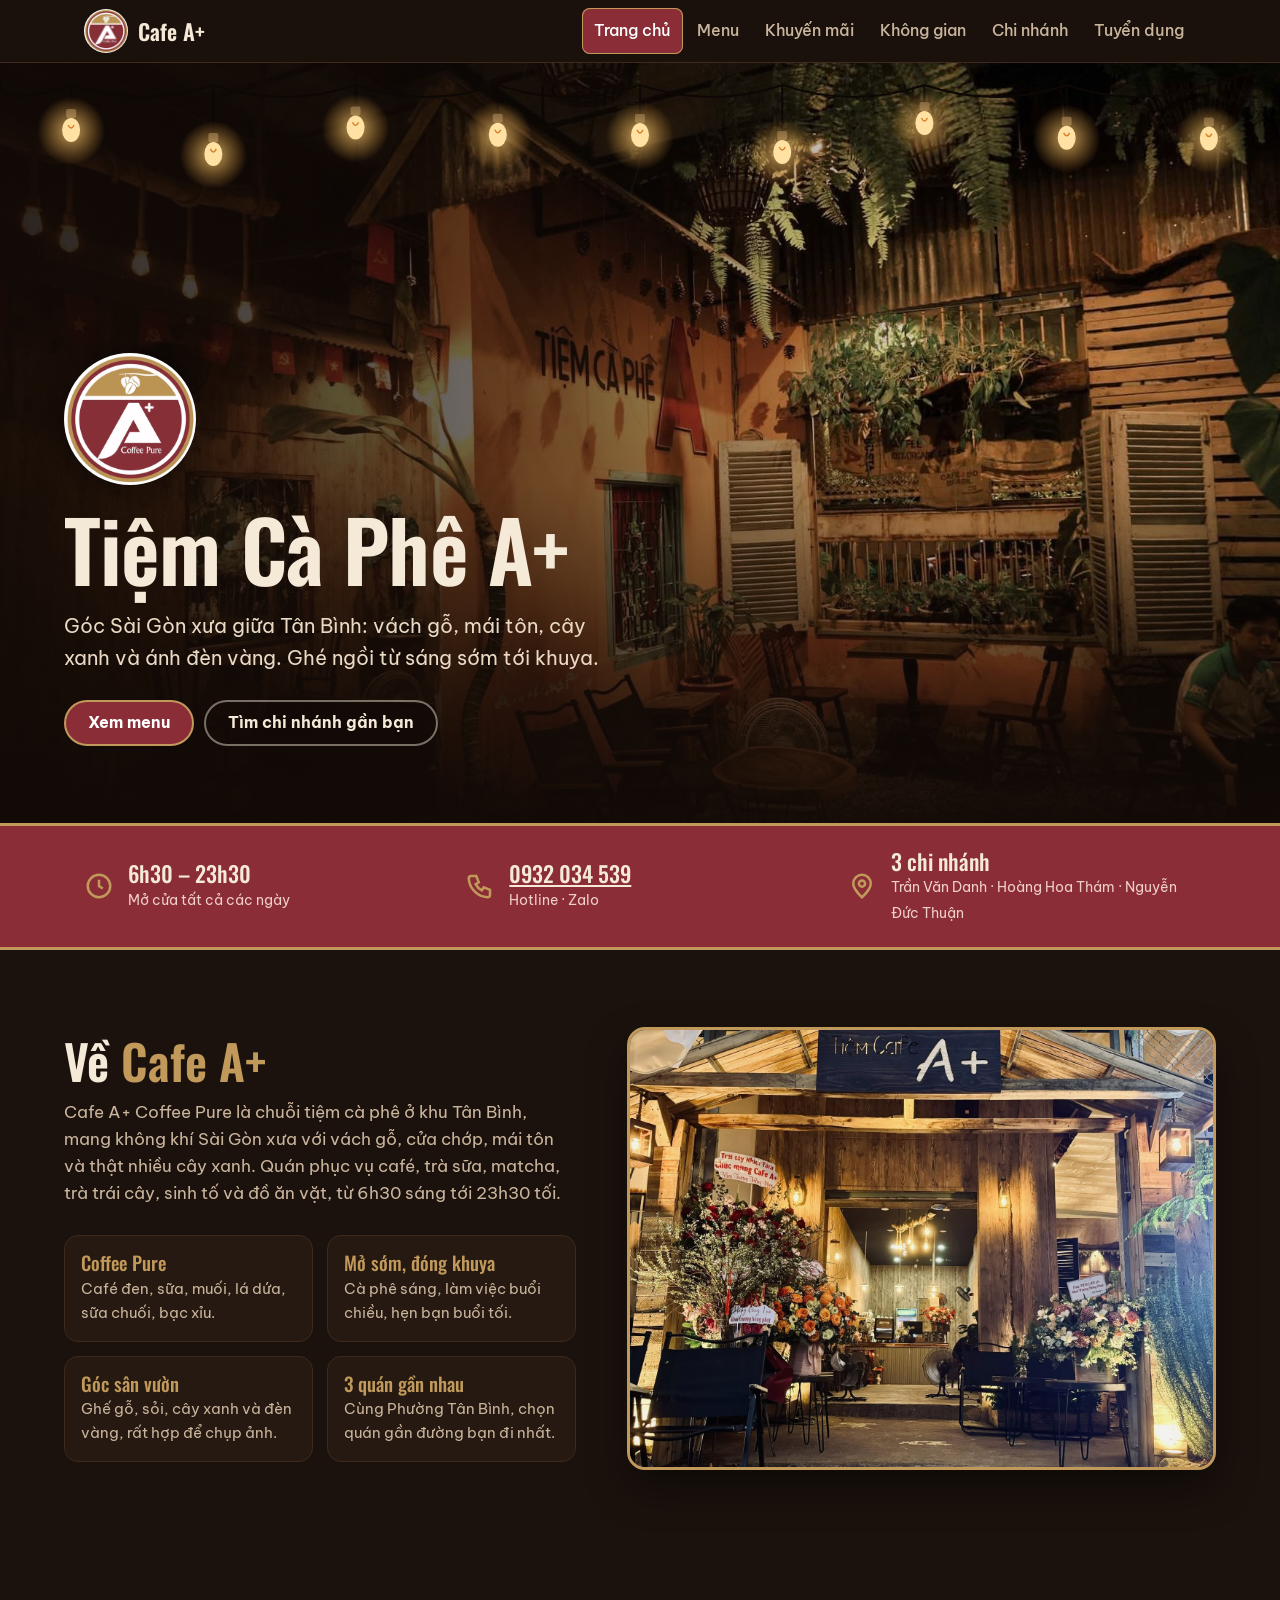
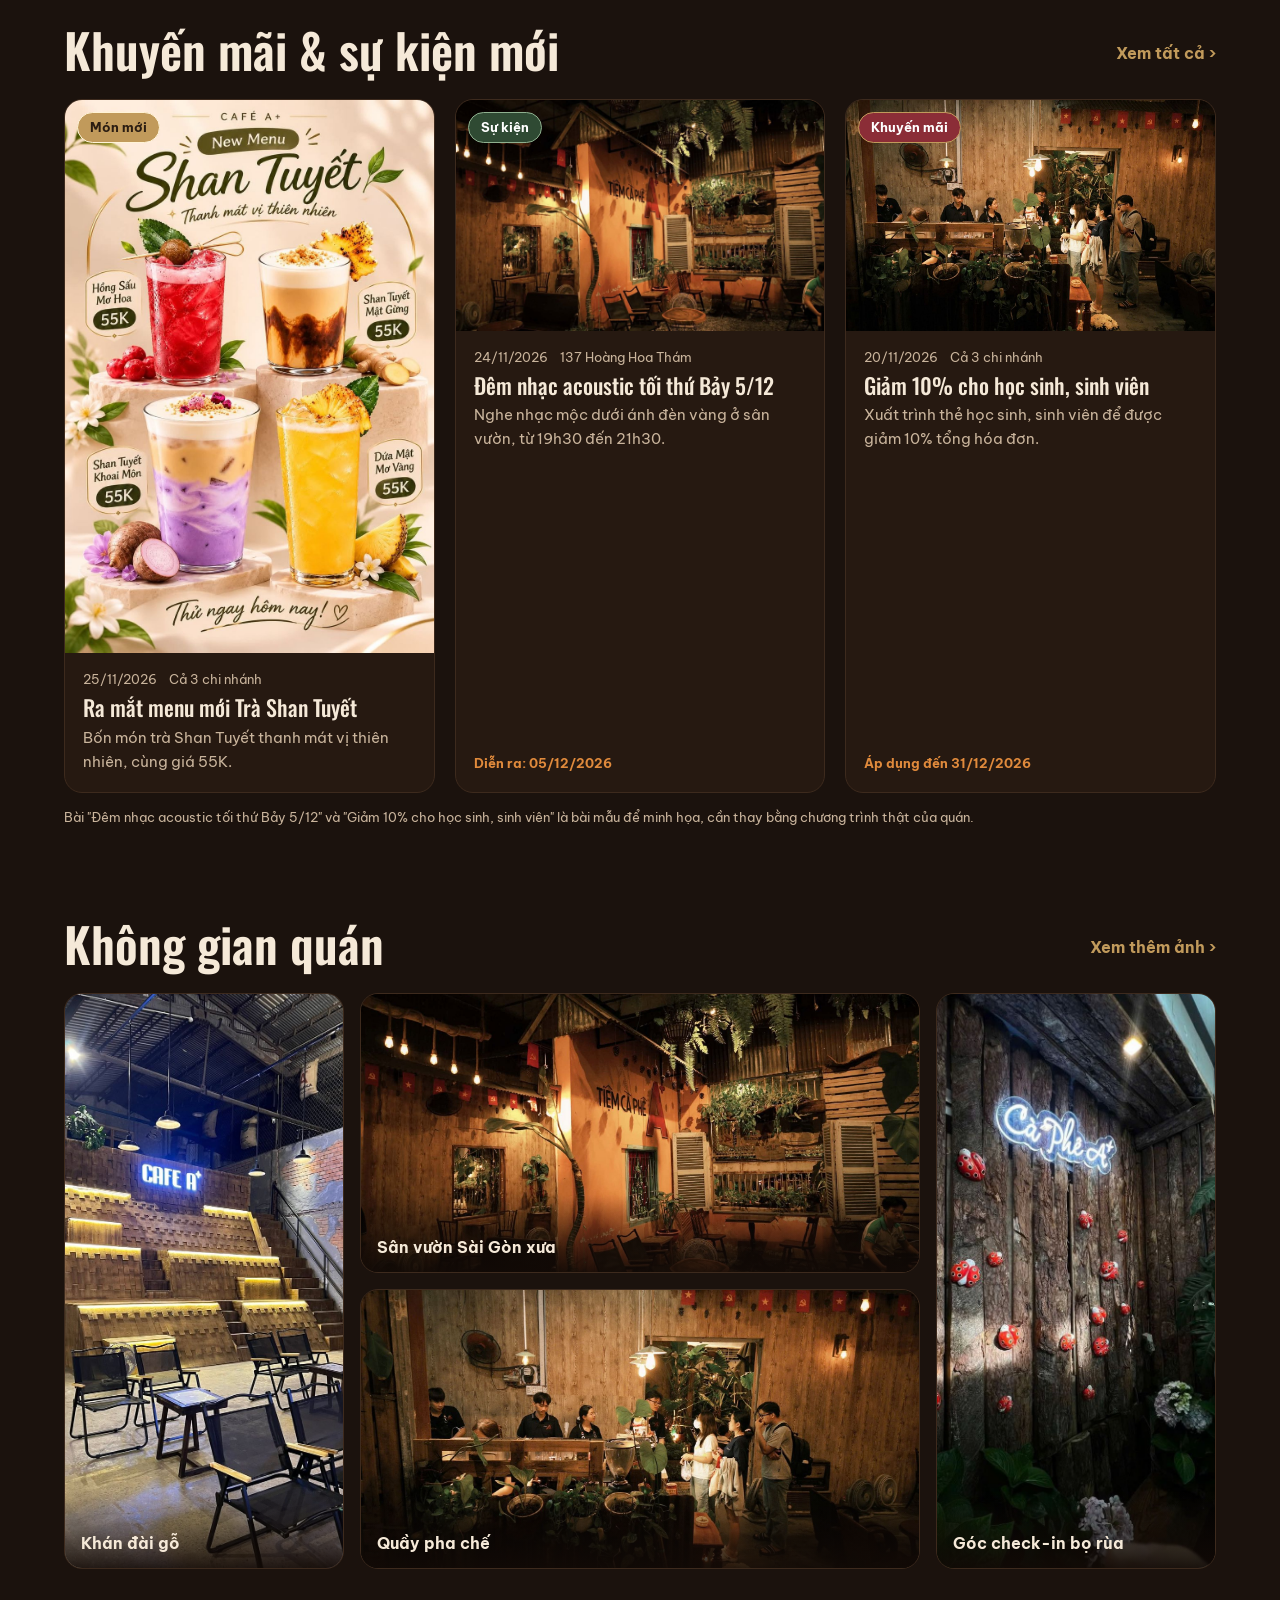
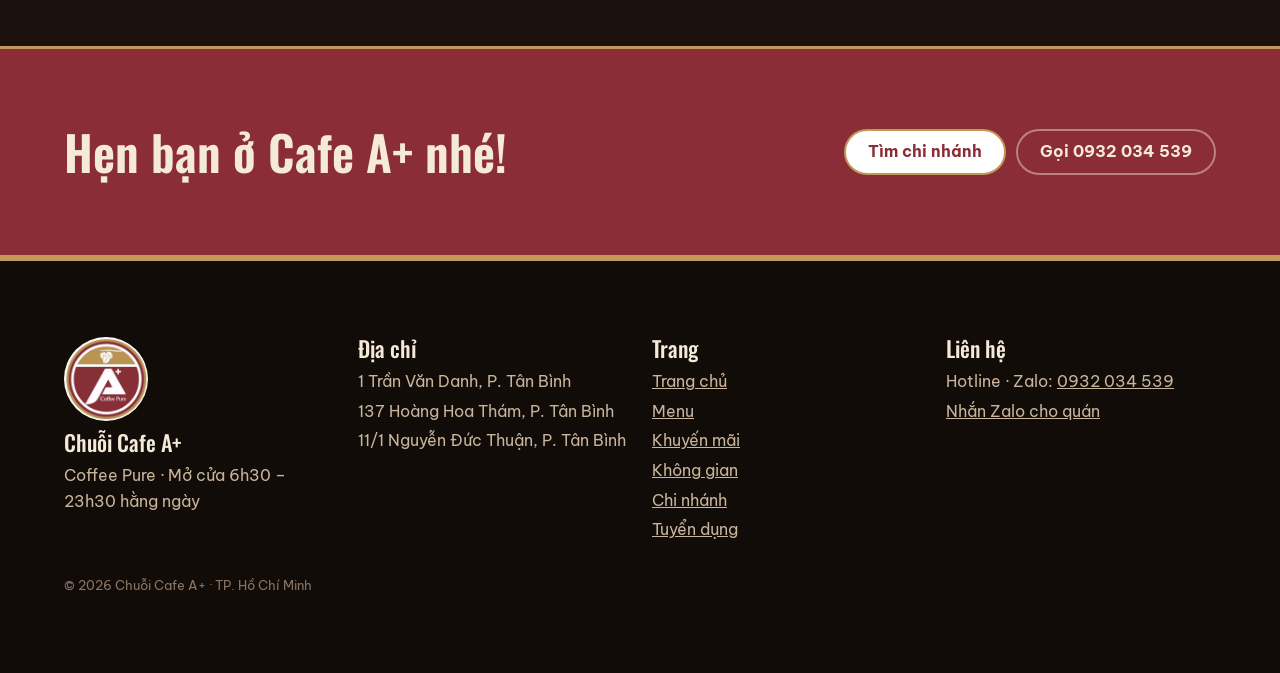
<file: index.html>
<!DOCTYPE html>
<html lang="vi">
<head>
<meta charset="utf-8">
<meta name="viewport" content="width=device-width, initial-scale=1">
<title>Chuỗi Cafe A+</title>
<meta name="description" content="Tiệm Cà Phê A+ – Coffee Pure. 3 chi nhánh tại Phường Tân Bình, TP.HCM. Mở cửa 6h30 – 23h30. Hotline 0932 034 539.">
<link rel="icon" href="images/logo.png">
<link rel="preconnect" href="https://fonts.googleapis.com">
<link rel="preconnect" href="https://fonts.gstatic.com" crossorigin>
<link href="https://fonts.googleapis.com/css2?family=Oswald:wght@500;600&family=Be+Vietnam+Pro:wght@400;500;700&display=swap&subset=vietnamese" rel="stylesheet">
<link rel="stylesheet" href="css/style.css">
<script type="application/ld+json">
{"@context":"https://schema.org","@graph":[
{"@type":"CafeOrCoffeeShop","name":"Cafe A+ – Trần Văn Danh","image":"images/mat-tien.jpg","logo":"images/logo.png","telephone":"+84932034539","openingHours":"Mo-Su 06:30-23:30","servesCuisine":"Cà phê","address":{"@type":"PostalAddress","streetAddress":"1 Trần Văn Danh","addressLocality":"Phường Tân Bình","addressRegion":"TP. Hồ Chí Minh","addressCountry":"VN"}},
{"@type":"CafeOrCoffeeShop","name":"Cafe A+ – Hoàng Hoa Thám","image":"images/mat-tien.jpg","logo":"images/logo.png","telephone":"+84932034539","openingHours":"Mo-Su 06:30-23:30","servesCuisine":"Cà phê","address":{"@type":"PostalAddress","streetAddress":"137 Hoàng Hoa Thám","addressLocality":"Phường Tân Bình","addressRegion":"TP. Hồ Chí Minh","addressCountry":"VN"}},
{"@type":"CafeOrCoffeeShop","name":"Cafe A+ – Nguyễn Đức Thuận","image":"images/mat-tien.jpg","logo":"images/logo.png","telephone":"+84932034539","openingHours":"Mo-Su 06:30-23:30","servesCuisine":"Cà phê","address":{"@type":"PostalAddress","streetAddress":"11/1 Nguyễn Đức Thuận","addressLocality":"Phường Tân Bình","addressRegion":"TP. Hồ Chí Minh","addressCountry":"VN"}}
]}
</script>
</head>
<body data-page="index.html">
<nav id="nav"></nav>
<header class="band hero" id="top">
  <svg class="bulbs" id="bulbs" aria-hidden="true"></svg>
  <div class="wrap">
    <img class="badge" src="images/logo.png" alt="Cafe A+ Coffee Pure">
    <h1>Tiệm Cà Phê A+</h1>
    <p>Góc Sài Gòn xưa giữa Tân Bình: vách gỗ, mái tôn, cây xanh và ánh đèn vàng. Ghé ngồi từ sáng sớm tới khuya.</p>
    <div class="btns">
      <a class="btn pri" href="menu.html">Xem menu</a>
      <a class="btn ghost" href="chi-nhanh.html">Tìm chi nhánh gần bạn</a>
    </div>
  </div>
</header>
<div class="facts">
  <div class="wrap">
    <div class="fact"><svg viewBox="0 0 24 24" fill="none" stroke="currentColor" stroke-width="2"><circle cx="12" cy="12" r="9"/><path d="M12 7v5l3 2"/></svg><div><strong>6h30 – 23h30</strong><span>Mở cửa tất cả các ngày</span></div></div>
    <div class="fact"><svg viewBox="0 0 24 24" fill="none" stroke="currentColor" stroke-width="2"><path d="M5 4h4l2 5-2.5 1.5a11 11 0 0 0 5 5L15 13l5 2v4a2 2 0 0 1-2 2A16 16 0 0 1 3 6a2 2 0 0 1 2-2"/></svg><div><strong><a href="tel:0932034539">0932 034 539</a></strong><span>Hotline · Zalo</span></div></div>
    <div class="fact"><svg viewBox="0 0 24 24" fill="none" stroke="currentColor" stroke-width="2"><path d="M12 21s-7-6.2-7-11a7 7 0 0 1 14 0c0 4.8-7 11-7 11z"/><circle cx="12" cy="10" r="2.5"/></svg><div><strong>3 chi nhánh</strong><span>Trần Văn Danh · Hoàng Hoa Thám · Nguyễn Đức Thuận</span></div></div>
  </div>
</div>
<section class="band">
  <div class="wrap split">
    <div>
      <h2>Về <span class="gold">Cafe A+</span></h2>
      <p class="lead">Cafe A+ Coffee Pure là chuỗi tiệm cà phê ở khu Tân Bình, mang không khí Sài Gòn xưa với vách gỗ, cửa chớp, mái tôn và thật nhiều cây xanh. Quán phục vụ café, trà sữa, matcha, trà trái cây, sinh tố và đồ ăn vặt, từ 6h30 sáng tới 23h30 tối.</p>
      <div class="points">
        <div><h3>Coffee Pure</h3><p>Café đen, sữa, muối, lá dứa, sữa chuối, bạc xỉu.</p></div>
        <div><h3>Mở sớm, đóng khuya</h3><p>Cà phê sáng, làm việc buổi chiều, hẹn bạn buổi tối.</p></div>
        <div><h3>Góc sân vườn</h3><p>Ghế gỗ, sỏi, cây xanh và đèn vàng, rất hợp để chụp ảnh.</p></div>
        <div><h3>3 quán gần nhau</h3><p>Cùng Phường Tân Bình, chọn quán gần đường bạn đi nhất.</p></div>
      </div>
    </div>
    <div class="photo"><img src="images/mat-tien.jpg" alt="Mặt tiền Tiệm Cafe A+ với mái gỗ và đèn vàng" loading="lazy" style="aspect-ratio:4/3"></div>
  </div>
</section>
<section class="band">
  <div class="wrap">
    <div class="sechead"><h2>Khuyến mãi &amp; sự kiện mới</h2><a class="more" href="khuyen-mai.html">Xem tất cả ›</a></div>
    <div class="posts" id="posts" data-limit="3" data-link="1"></div>
    <p class="note" id="postNote"></p>
  </div>
</section>
<section class="band" style="padding-top:0">
  <div class="wrap">
    <div class="sechead"><h2>Không gian quán</h2><a class="more" href="khong-gian.html">Xem thêm ảnh ›</a></div>
    <div class="tour" id="tour">
      <button type="button" class="g tall" data-i="0"><img src="images/khan-dai.jpg" alt="Khán đài gỗ với biển đèn Cafe A+" loading="lazy"><span>Khán đài gỗ</span></button>
      <button type="button" class="g" data-i="1"><img src="images/san.jpg" alt="Sân vườn Tiệm Cà Phê A+ với tường cam, cửa chớp và cây xanh" loading="lazy"><span>Sân vườn Sài Gòn xưa</span></button>
      <button type="button" class="g tall" data-i="2"><img src="images/bo-rua.jpg" alt="Góc check-in vách gỗ với bọ rùa và đèn neon Cà Phê A+" loading="lazy"><span>Góc check-in bọ rùa</span></button>
      <button type="button" class="g" data-i="3"><img src="images/quay.jpg" alt="Nhân viên Cafe A+ đang phục vụ khách tại quầy pha chế" loading="lazy"><span>Quầy pha chế</span></button>
    </div>
  </div>
</section>
<div class="lb" id="lb" hidden role="dialog" aria-modal="true" aria-label="Xem ảnh quán">
  <button type="button" class="x" id="lbClose" aria-label="Đóng">×</button>
  <img id="lbImg" alt="">
  <div class="nav"><button type="button" id="lbPrev" aria-label="Ảnh trước">‹</button><p id="lbCap"></p><button type="button" id="lbNext" aria-label="Ảnh sau">›</button></div>
</div>
<section class="band cta">
  <div class="wrap">
    <h2>Hẹn bạn ở Cafe A+ nhé!</h2>
    <div class="btns" style="margin-top:0"><a class="btn pri" href="chi-nhanh.html">Tìm chi nhánh</a><a class="btn ghost" href="tel:0932034539">Gọi 0932 034 539</a></div>
  </div>
</section>
<footer id="footer" class="band"></footer>
<script src="js/site.js"></script>
</body>
</html>
</file>
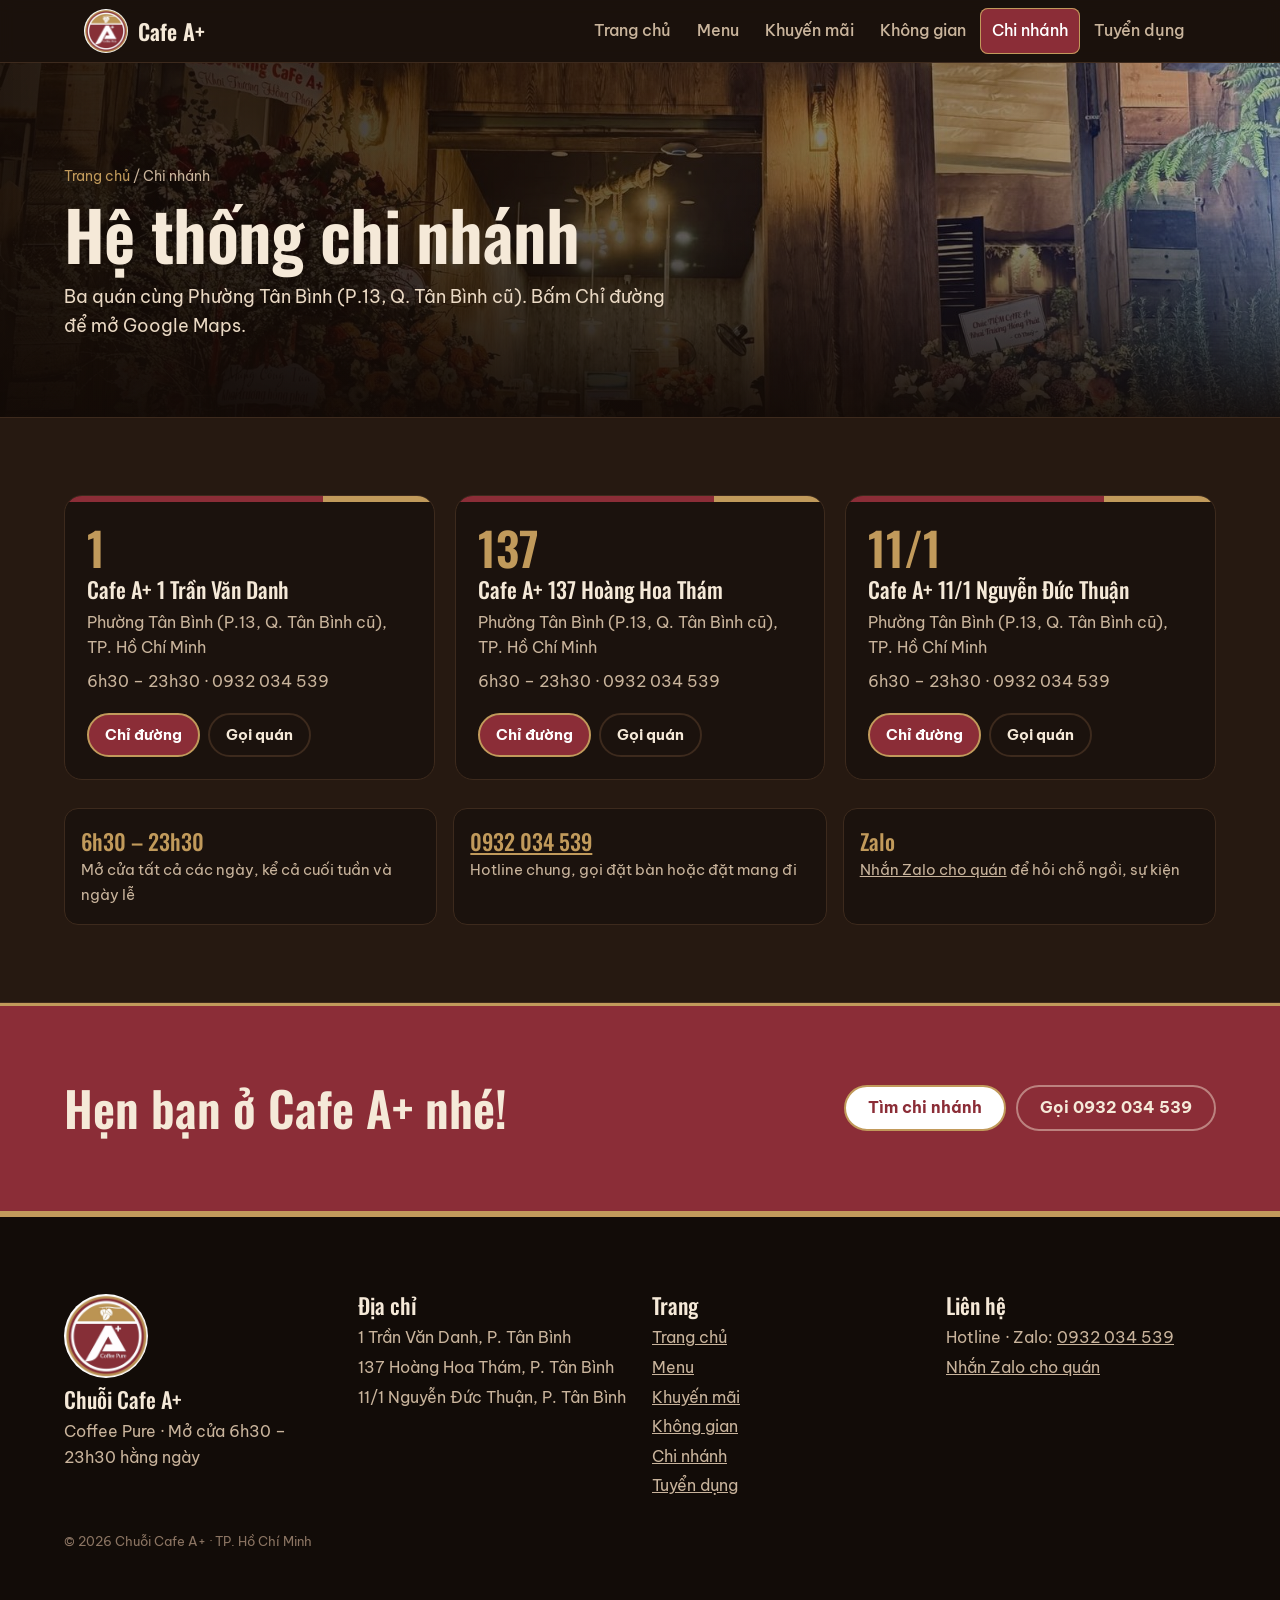
<file: chi-nhanh.html>
<!DOCTYPE html>
<html lang="vi">
<head>
<meta charset="utf-8">
<meta name="viewport" content="width=device-width, initial-scale=1">
<title>Chi nhánh Cafe A+</title>
<meta name="description" content="Hệ thống 3 chi nhánh Cafe A+ tại Phường Tân Bình, TP.HCM: 1 Trần Văn Danh, 137 Hoàng Hoa Thám, 11/1 Nguyễn Đức Thuận. Mở cửa 6h30 – 23h30.">
<link rel="icon" href="images/logo.png">
<link rel="preconnect" href="https://fonts.googleapis.com">
<link rel="preconnect" href="https://fonts.gstatic.com" crossorigin>
<link href="https://fonts.googleapis.com/css2?family=Oswald:wght@500;600&family=Be+Vietnam+Pro:wght@400;500;700&display=swap&subset=vietnamese" rel="stylesheet">
<link rel="stylesheet" href="css/style.css">
<script type="application/ld+json">
{"@context":"https://schema.org","@graph":[
{"@type":"CafeOrCoffeeShop","name":"Cafe A+ – Trần Văn Danh","image":"images/mat-tien.jpg","logo":"images/logo.png","telephone":"+84932034539","openingHours":"Mo-Su 06:30-23:30","servesCuisine":"Cà phê","address":{"@type":"PostalAddress","streetAddress":"1 Trần Văn Danh","addressLocality":"Phường Tân Bình","addressRegion":"TP. Hồ Chí Minh","addressCountry":"VN"}},
{"@type":"CafeOrCoffeeShop","name":"Cafe A+ – Hoàng Hoa Thám","image":"images/mat-tien.jpg","logo":"images/logo.png","telephone":"+84932034539","openingHours":"Mo-Su 06:30-23:30","servesCuisine":"Cà phê","address":{"@type":"PostalAddress","streetAddress":"137 Hoàng Hoa Thám","addressLocality":"Phường Tân Bình","addressRegion":"TP. Hồ Chí Minh","addressCountry":"VN"}},
{"@type":"CafeOrCoffeeShop","name":"Cafe A+ – Nguyễn Đức Thuận","image":"images/mat-tien.jpg","logo":"images/logo.png","telephone":"+84932034539","openingHours":"Mo-Su 06:30-23:30","servesCuisine":"Cà phê","address":{"@type":"PostalAddress","streetAddress":"11/1 Nguyễn Đức Thuận","addressLocality":"Phường Tân Bình","addressRegion":"TP. Hồ Chí Minh","addressCountry":"VN"}}
]}
</script>
</head>
<body data-page="chi-nhanh.html">
<nav id="nav"></nav>
<header class="band phead" style="background-image:url(images/mat-tien.jpg);background-position:center">
  <div class="wrap">
    <div class="crumb"><a href="index.html">Trang chủ</a> / Chi nhánh</div>
    <h1>Hệ thống chi nhánh</h1>
    <p>Ba quán cùng Phường Tân Bình (P.13, Q. Tân Bình cũ). Bấm Chỉ đường để mở Google Maps.</p>
  </div>
</header>
<section class="band branches">
  <div class="wrap">
    <div class="blist" id="branchList"></div>
    <div class="hours">
      <div><b>6h30 – 23h30</b><span>Mở cửa tất cả các ngày, kể cả cuối tuần và ngày lễ</span></div>
      <div><b><a href="tel:0932034539">0932 034 539</a></b><span>Hotline chung, gọi đặt bàn hoặc đặt mang đi</span></div>
      <div><b>Zalo</b><span><a href="https://zalo.me/0932034539">Nhắn Zalo cho quán</a> để hỏi chỗ ngồi, sự kiện</span></div>
    </div>
  </div>
</section>
<section class="band cta">
  <div class="wrap">
    <h2>Hẹn bạn ở Cafe A+ nhé!</h2>
    <div class="btns" style="margin-top:0"><a class="btn pri" href="chi-nhanh.html">Tìm chi nhánh</a><a class="btn ghost" href="tel:0932034539">Gọi 0932 034 539</a></div>
  </div>
</section>
<footer id="footer" class="band"></footer>
<script src="js/site.js"></script>
</body>
</html>
</file>
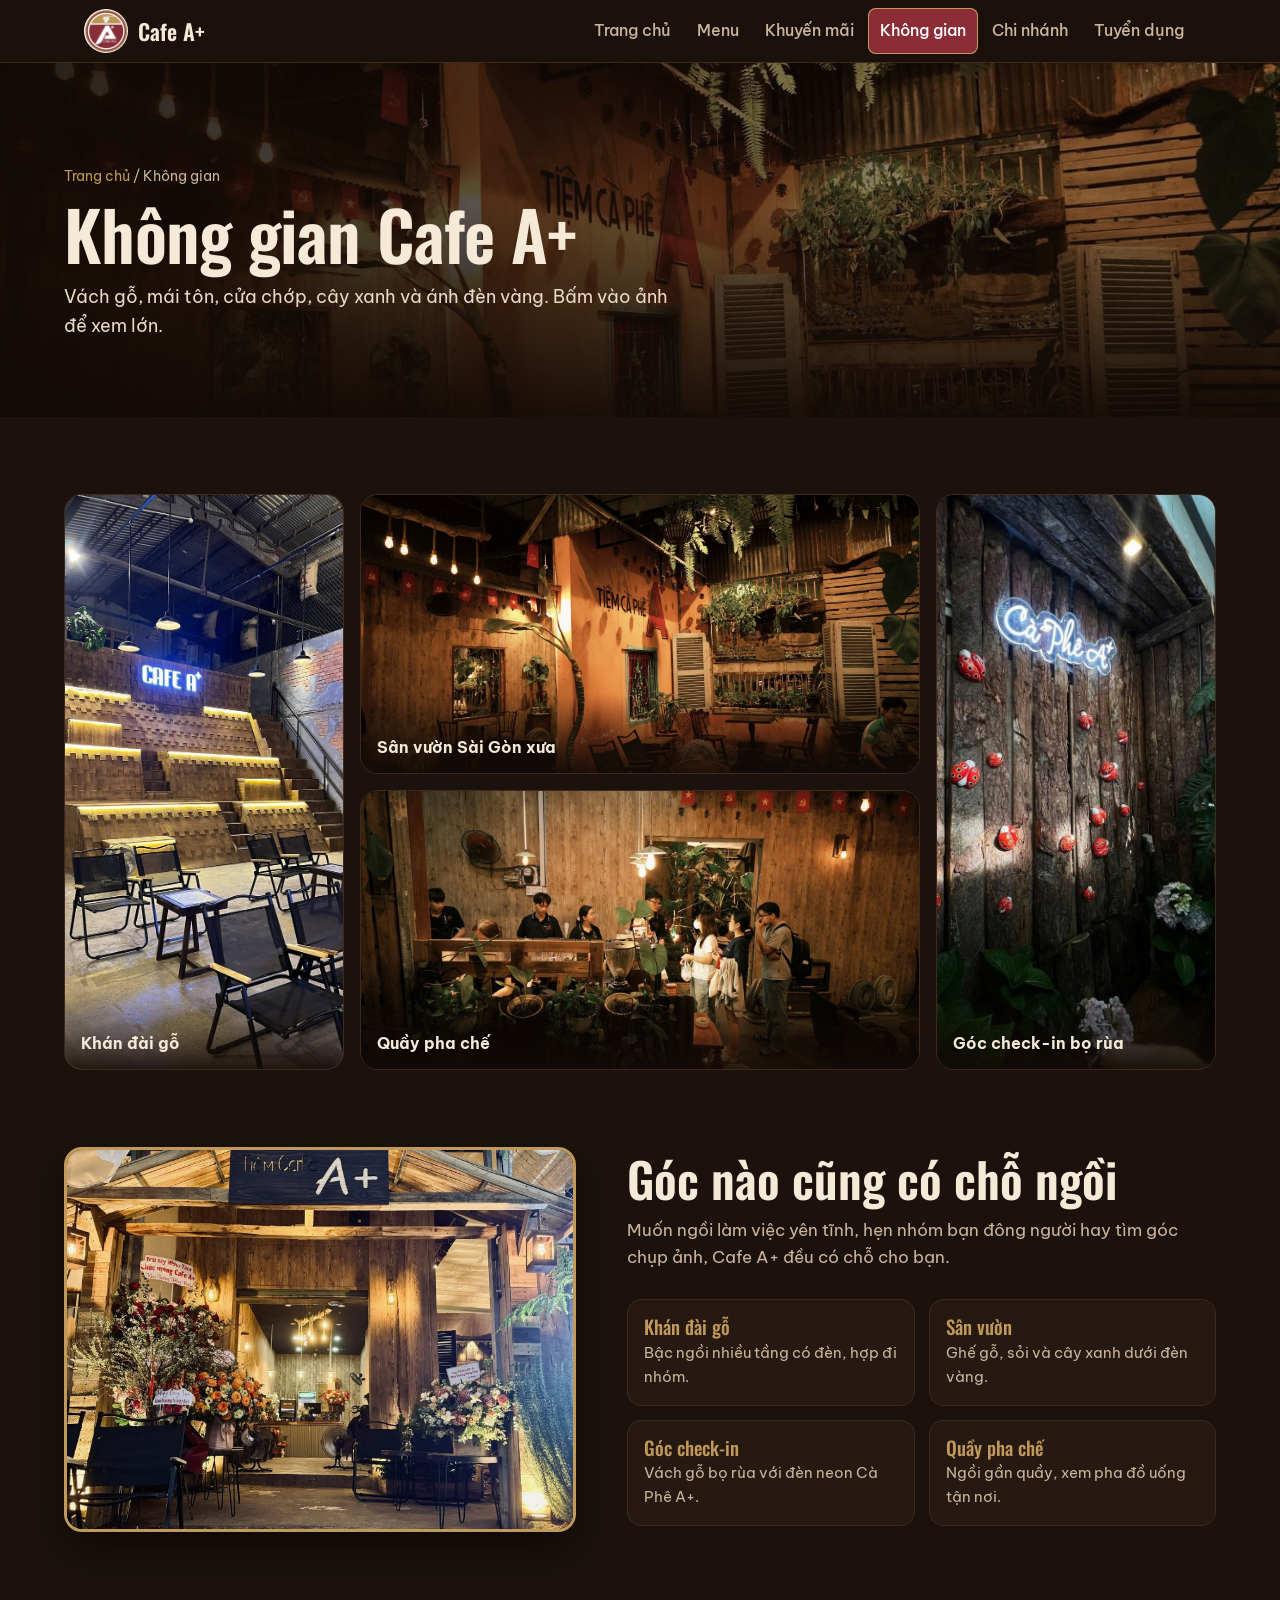
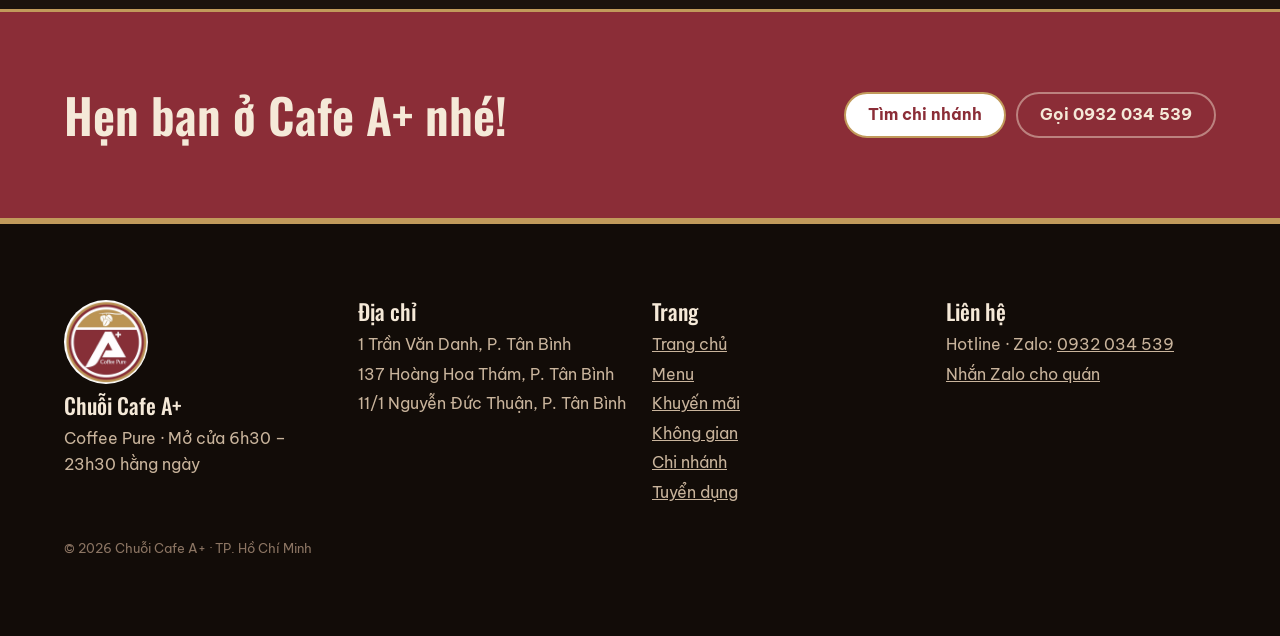
<file: khong-gian.html>
<!DOCTYPE html>
<html lang="vi">
<head>
<meta charset="utf-8">
<meta name="viewport" content="width=device-width, initial-scale=1">
<title>Không gian Cafe A+</title>
<meta name="description" content="Tham quan không gian Cafe A+: khán đài gỗ, sân vườn Sài Gòn xưa, góc check-in bọ rùa, quầy pha chế.">
<link rel="icon" href="images/logo.png">
<link rel="preconnect" href="https://fonts.googleapis.com">
<link rel="preconnect" href="https://fonts.gstatic.com" crossorigin>
<link href="https://fonts.googleapis.com/css2?family=Oswald:wght@500;600&family=Be+Vietnam+Pro:wght@400;500;700&display=swap&subset=vietnamese" rel="stylesheet">
<link rel="stylesheet" href="css/style.css">

</head>
<body data-page="khong-gian.html">
<nav id="nav"></nav>
<header class="band phead" style="background-image:url(images/san.jpg);background-position:center 40%">
  <div class="wrap">
    <div class="crumb"><a href="index.html">Trang chủ</a> / Không gian</div>
    <h1>Không gian Cafe A+</h1>
    <p>Vách gỗ, mái tôn, cửa chớp, cây xanh và ánh đèn vàng. Bấm vào ảnh để xem lớn.</p>
  </div>
</header>
<section class="band">
  <div class="wrap">
    <div class="tour" id="tour">
      <button type="button" class="g tall" data-i="0"><img src="images/khan-dai.jpg" alt="Khán đài gỗ với biển đèn Cafe A+" loading="lazy"><span>Khán đài gỗ</span></button>
      <button type="button" class="g" data-i="1"><img src="images/san.jpg" alt="Sân vườn Tiệm Cà Phê A+ với tường cam, cửa chớp và cây xanh" loading="lazy"><span>Sân vườn Sài Gòn xưa</span></button>
      <button type="button" class="g tall" data-i="2"><img src="images/bo-rua.jpg" alt="Góc check-in vách gỗ với bọ rùa và đèn neon Cà Phê A+" loading="lazy"><span>Góc check-in bọ rùa</span></button>
      <button type="button" class="g" data-i="3"><img src="images/quay.jpg" alt="Nhân viên Cafe A+ đang phục vụ khách tại quầy pha chế" loading="lazy"><span>Quầy pha chế</span></button>
    </div>
  </div>
</section>
<section class="band" style="padding-top:0">
  <div class="wrap split">
    <div class="photo"><img src="images/mat-tien.jpg" alt="Mặt tiền Tiệm Cafe A+ với mái gỗ và đèn vàng" loading="lazy" style="aspect-ratio:4/3"></div>
    <div>
      <h2>Góc nào cũng có chỗ ngồi</h2>
      <p class="lead">Muốn ngồi làm việc yên tĩnh, hẹn nhóm bạn đông người hay tìm góc chụp ảnh, Cafe A+ đều có chỗ cho bạn.</p>
      <div class="points">
        <div><h3>Khán đài gỗ</h3><p>Bậc ngồi nhiều tầng có đèn, hợp đi nhóm.</p></div>
        <div><h3>Sân vườn</h3><p>Ghế gỗ, sỏi và cây xanh dưới đèn vàng.</p></div>
        <div><h3>Góc check-in</h3><p>Vách gỗ bọ rùa với đèn neon Cà Phê A+.</p></div>
        <div><h3>Quầy pha chế</h3><p>Ngồi gần quầy, xem pha đồ uống tận nơi.</p></div>
      </div>
    </div>
  </div>
</section>
<div class="lb" id="lb" hidden role="dialog" aria-modal="true" aria-label="Xem ảnh quán">
  <button type="button" class="x" id="lbClose" aria-label="Đóng">×</button>
  <img id="lbImg" alt="">
  <div class="nav"><button type="button" id="lbPrev" aria-label="Ảnh trước">‹</button><p id="lbCap"></p><button type="button" id="lbNext" aria-label="Ảnh sau">›</button></div>
</div>
<section class="band cta">
  <div class="wrap">
    <h2>Hẹn bạn ở Cafe A+ nhé!</h2>
    <div class="btns" style="margin-top:0"><a class="btn pri" href="chi-nhanh.html">Tìm chi nhánh</a><a class="btn ghost" href="tel:0932034539">Gọi 0932 034 539</a></div>
  </div>
</section>
<footer id="footer" class="band"></footer>
<script src="js/site.js"></script>
</body>
</html>
</file>
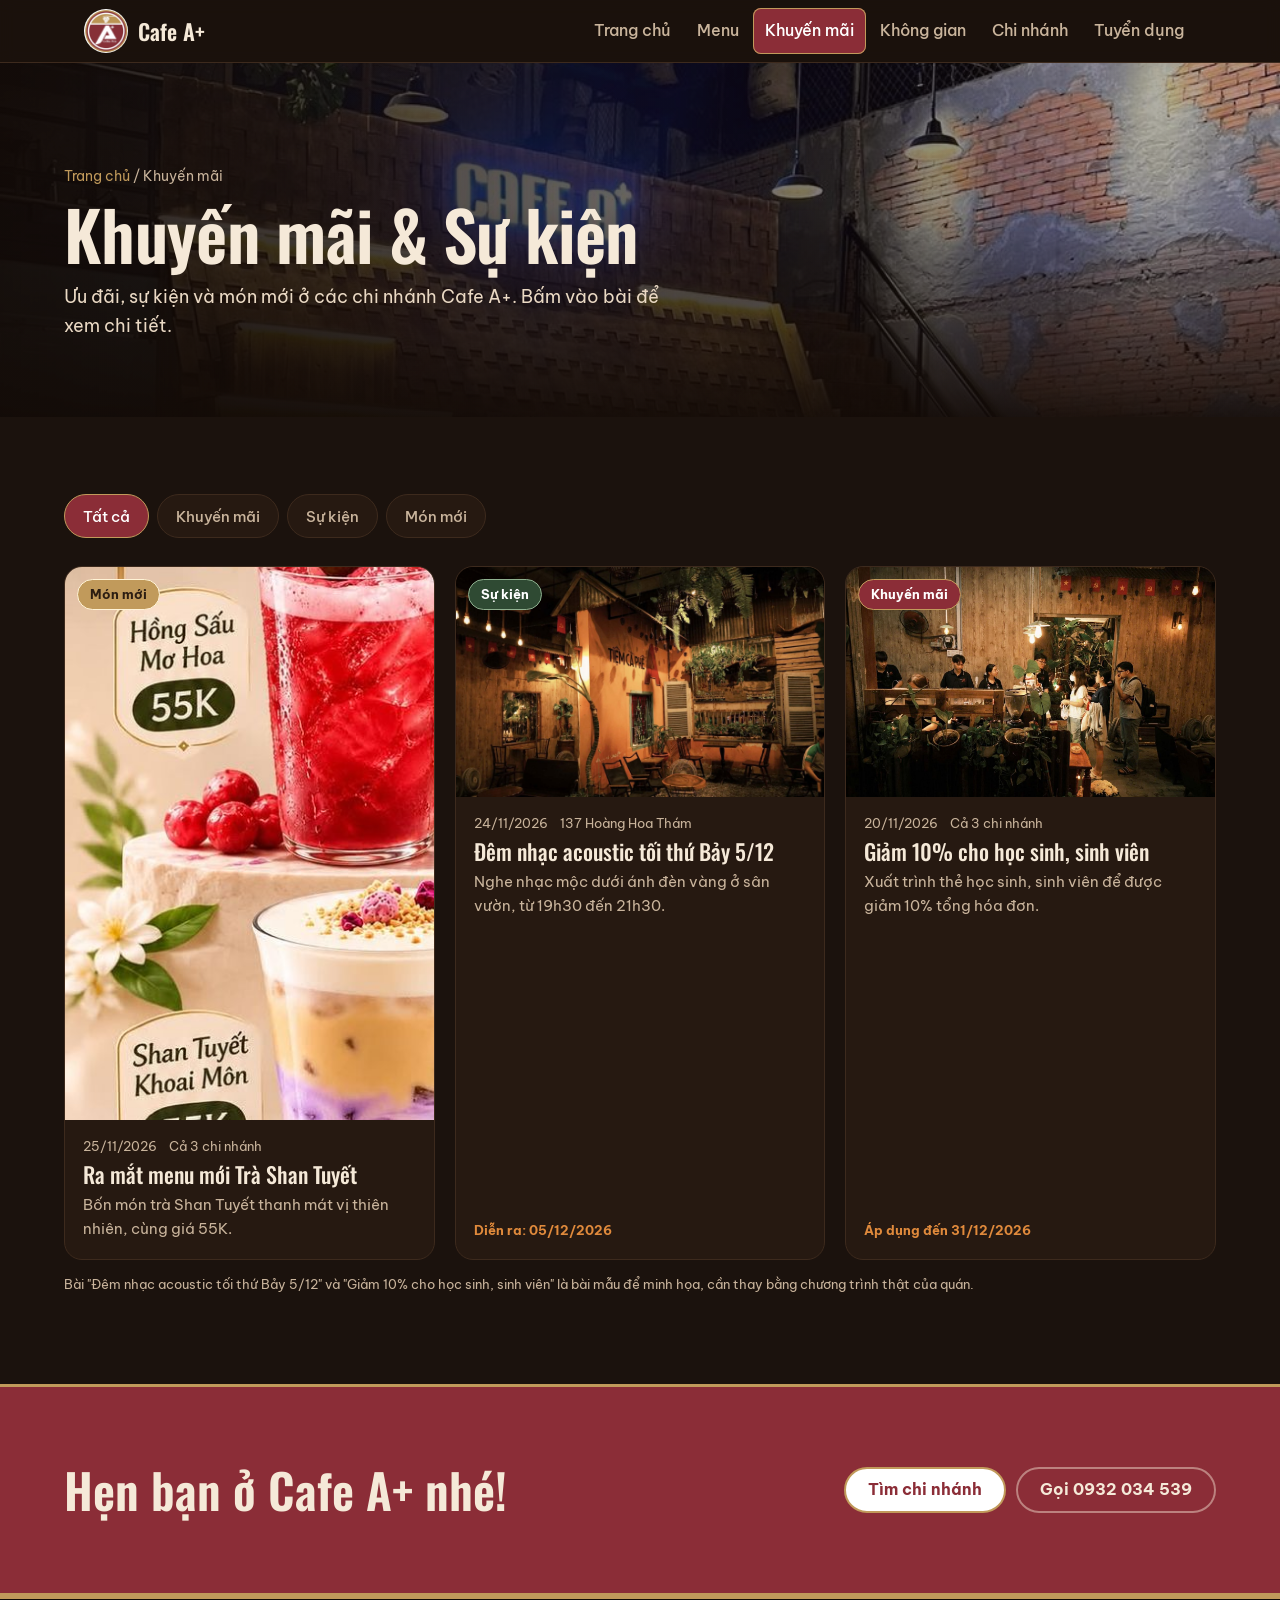
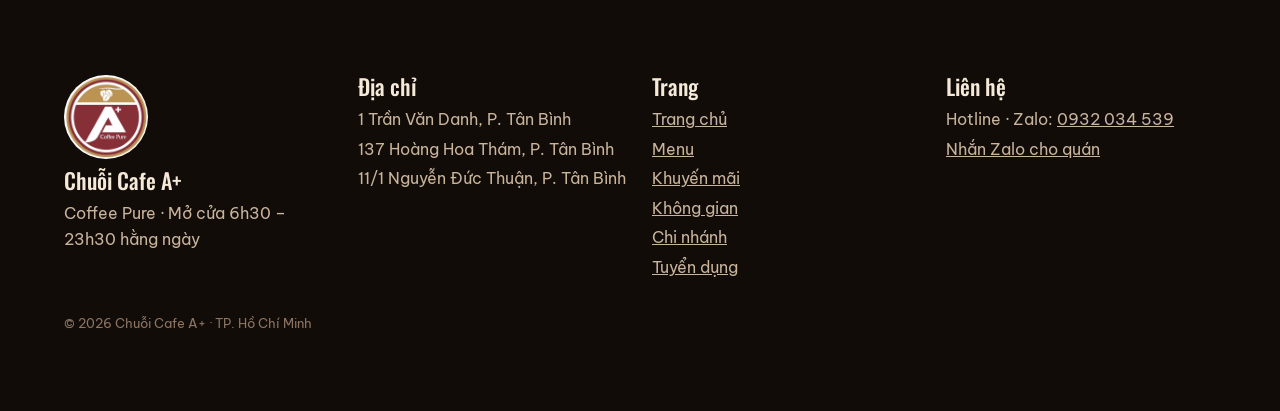
<file: khuyen-mai.html>
<!DOCTYPE html>
<html lang="vi">
<head>
<meta charset="utf-8">
<meta name="viewport" content="width=device-width, initial-scale=1">
<title>Khuyến mãi Cafe A+</title>
<meta name="description" content="Khuyến mãi, sự kiện và món mới tại các chi nhánh Cafe A+ ở Phường Tân Bình, TP.HCM.">
<link rel="icon" href="images/logo.png">
<link rel="preconnect" href="https://fonts.googleapis.com">
<link rel="preconnect" href="https://fonts.gstatic.com" crossorigin>
<link href="https://fonts.googleapis.com/css2?family=Oswald:wght@500;600&family=Be+Vietnam+Pro:wght@400;500;700&display=swap&subset=vietnamese" rel="stylesheet">
<link rel="stylesheet" href="css/style.css">

</head>
<body data-page="khuyen-mai.html">
<nav id="nav"></nav>
<header class="band phead" style="background-image:url(images/khan-dai.jpg);background-position:center 30%">
  <div class="wrap">
    <div class="crumb"><a href="index.html">Trang chủ</a> / Khuyến mãi</div>
    <h1>Khuyến mãi &amp; Sự kiện</h1>
    <p>Ưu đãi, sự kiện và món mới ở các chi nhánh Cafe A+. Bấm vào bài để xem chi tiết.</p>
  </div>
</header>
<section class="band">
  <div class="wrap">
    <div class="newshead">
      <div class="filters" aria-label="Lọc bài viết">
        <button type="button" data-f="all" aria-pressed="true">Tất cả</button>
        <button type="button" data-f="khuyen-mai" aria-pressed="false">Khuyến mãi</button>
        <button type="button" data-f="su-kien" aria-pressed="false">Sự kiện</button>
        <button type="button" data-f="mon-moi" aria-pressed="false">Món mới</button>
      </div>
    </div>
    <div class="posts" id="posts"></div>
    <p class="note" id="postNote"></p>
  </div>
</section>
<div class="ov" id="ov" hidden>
  <article class="modal" role="dialog" aria-modal="true" aria-labelledby="mTitle">
    <button type="button" class="x" id="mClose" aria-label="Đóng">×</button>
    <div id="mBody"></div>
  </article>
</div>
<section class="band cta">
  <div class="wrap">
    <h2>Hẹn bạn ở Cafe A+ nhé!</h2>
    <div class="btns" style="margin-top:0"><a class="btn pri" href="chi-nhanh.html">Tìm chi nhánh</a><a class="btn ghost" href="tel:0932034539">Gọi 0932 034 539</a></div>
  </div>
</section>
<footer id="footer" class="band"></footer>
<script src="js/site.js"></script>
</body>
</html>
</file>
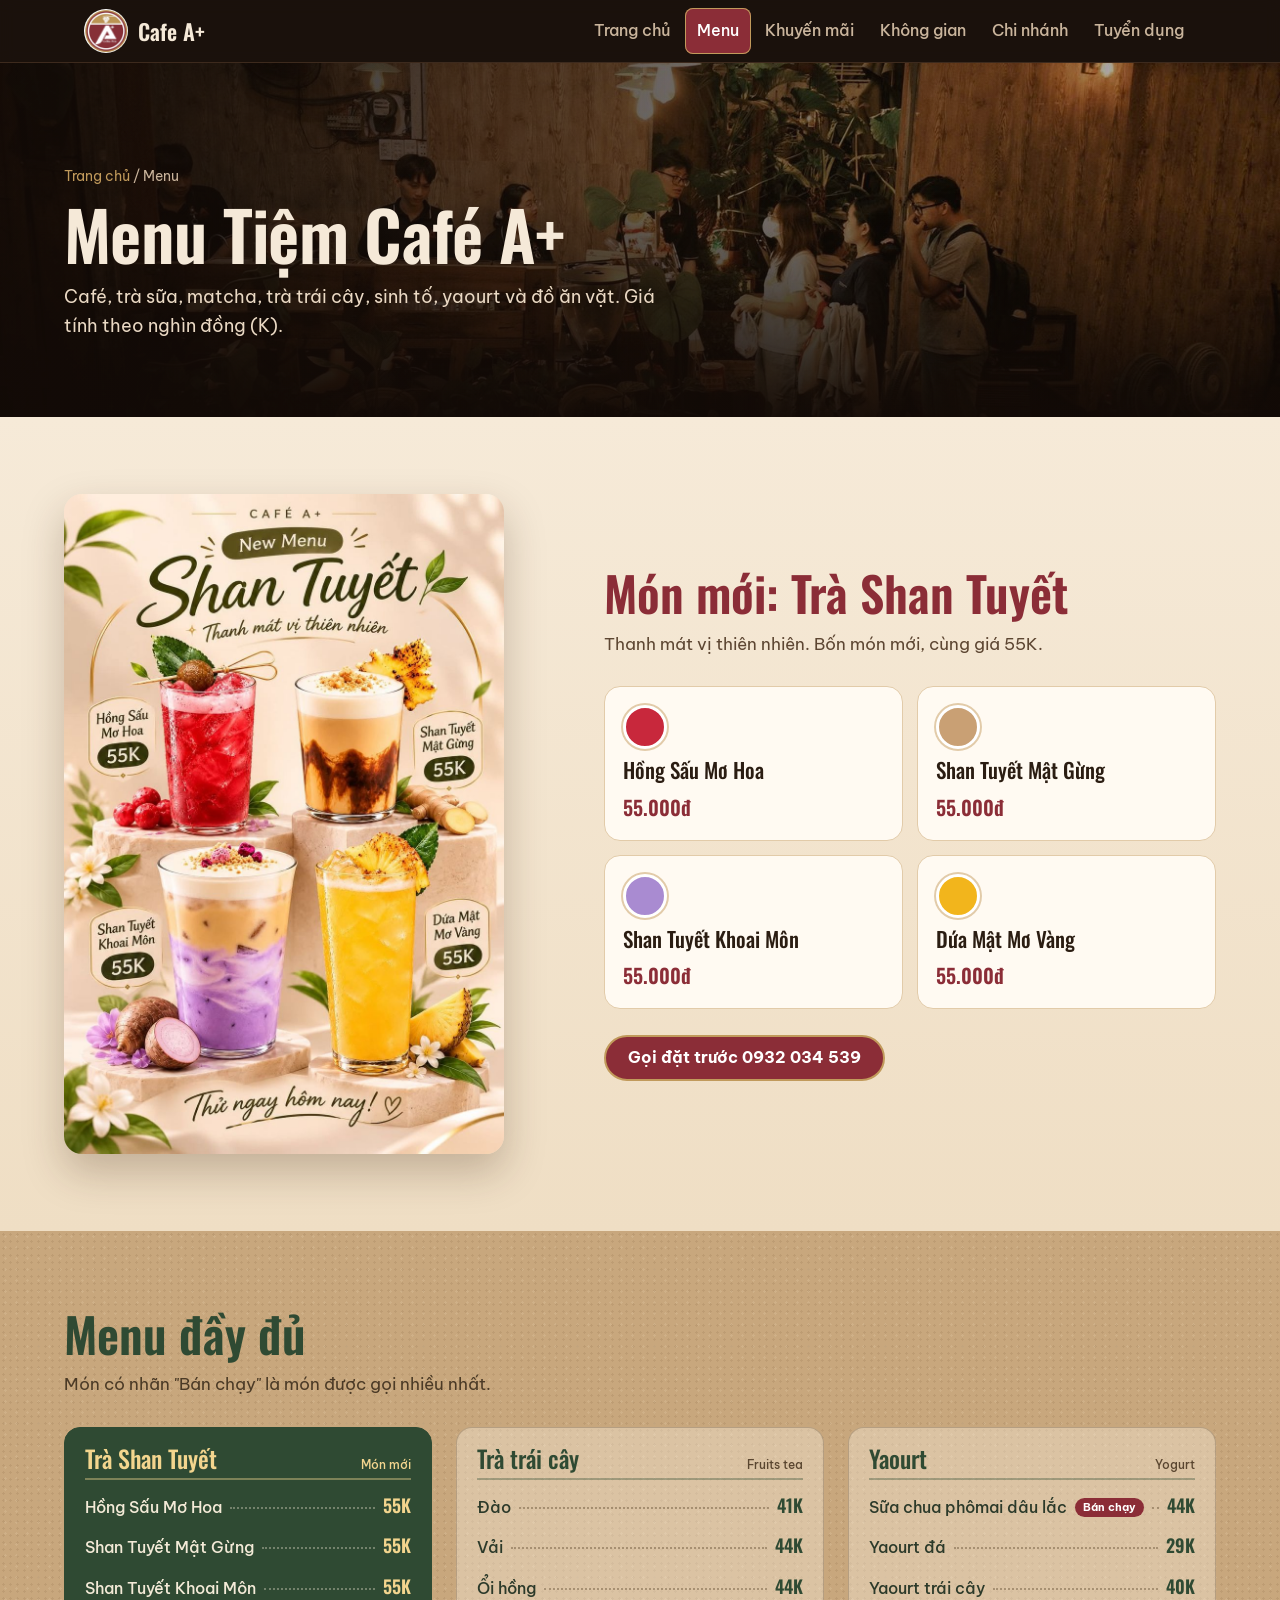
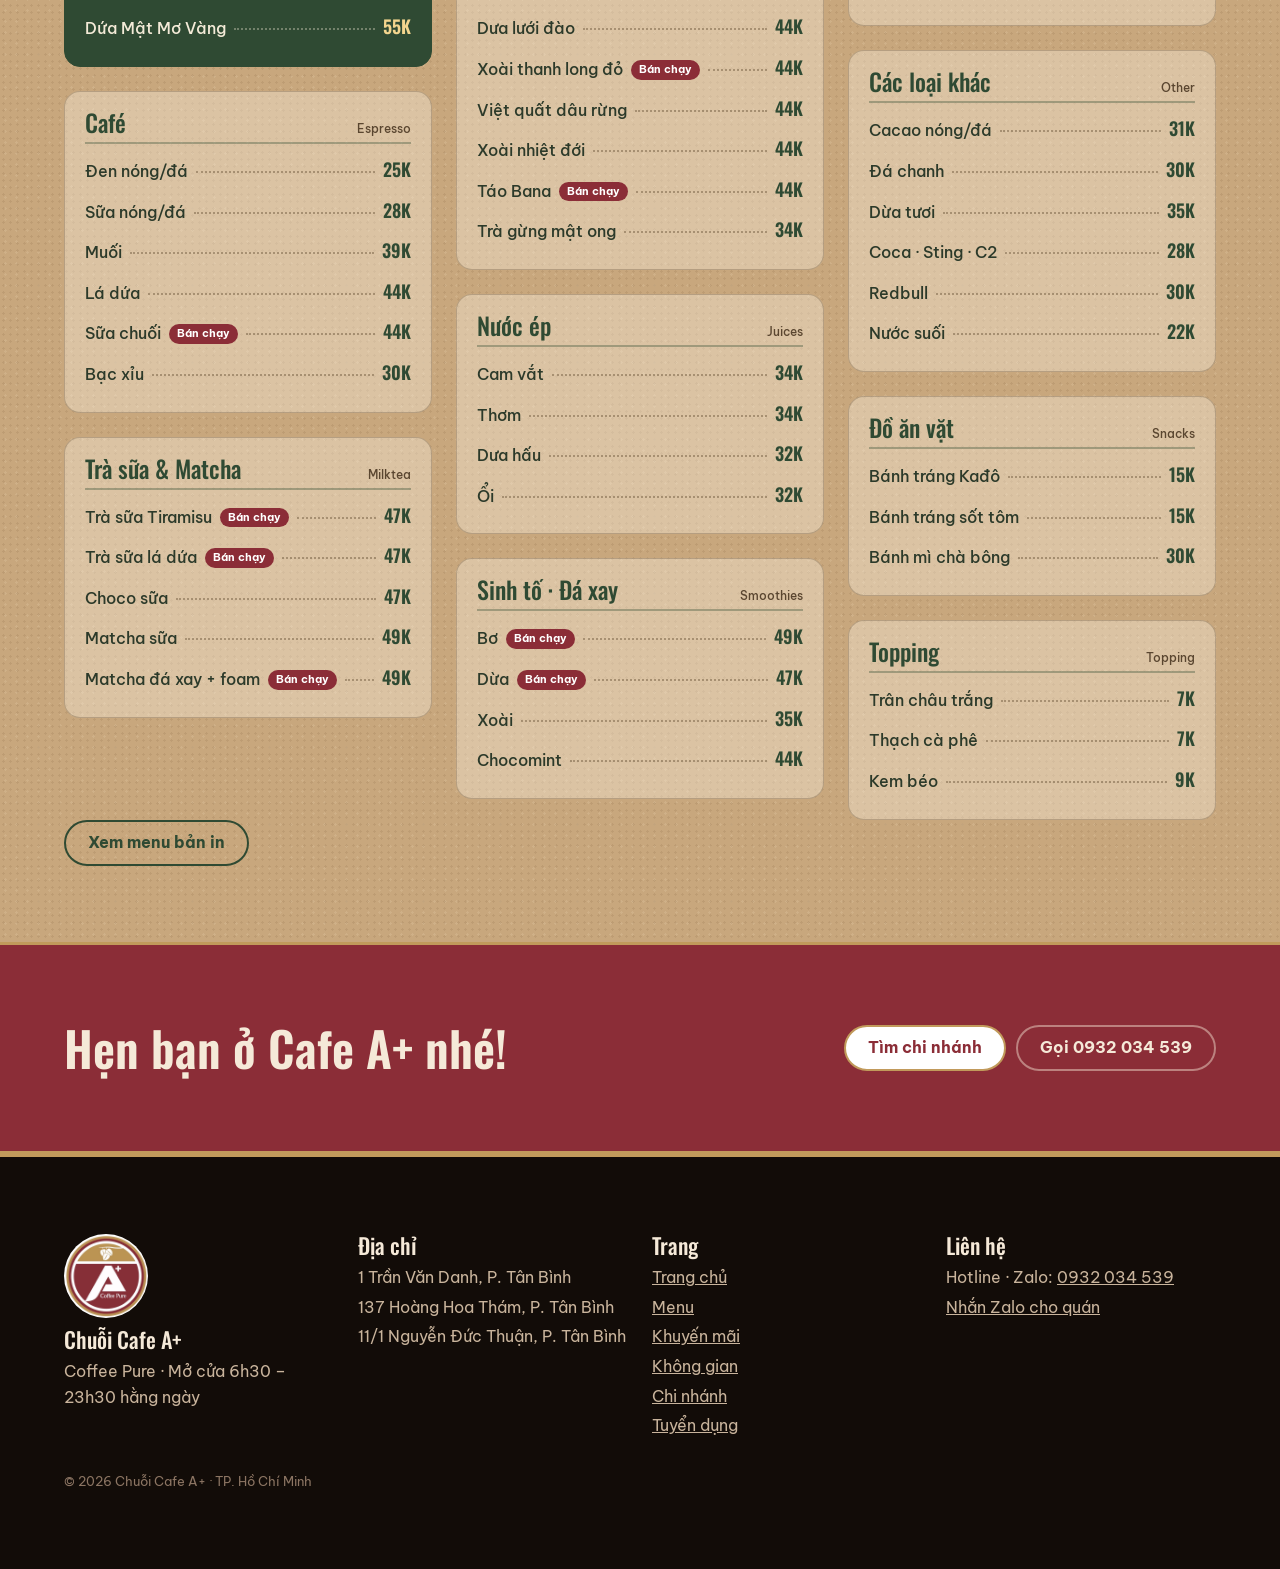
<file: menu.html>
<!DOCTYPE html>
<html lang="vi">
<head>
<meta charset="utf-8">
<meta name="viewport" content="width=device-width, initial-scale=1">
<title>Menu Cafe A+</title>
<meta name="description" content="Menu Tiệm Café A+: café, trà sữa & matcha, trà trái cây, nước ép, sinh tố, yaourt, đồ ăn vặt và món mới Trà Shan Tuyết.">
<link rel="icon" href="images/logo.png">
<link rel="preconnect" href="https://fonts.googleapis.com">
<link rel="preconnect" href="https://fonts.gstatic.com" crossorigin>
<link href="https://fonts.googleapis.com/css2?family=Oswald:wght@500;600&family=Be+Vietnam+Pro:wght@400;500;700&display=swap&subset=vietnamese" rel="stylesheet">
<link rel="stylesheet" href="css/style.css">

</head>
<body data-page="menu.html">
<nav id="nav"></nav>
<header class="band phead" style="background-image:url(images/quay.jpg);background-position:center">
  <div class="wrap">
    <div class="crumb"><a href="index.html">Trang chủ</a> / Menu</div>
    <h1>Menu Tiệm Café A+</h1>
    <p>Café, trà sữa, matcha, trà trái cây, sinh tố, yaourt và đồ ăn vặt. Giá tính theo nghìn đồng (K).</p>
  </div>
</header>
<section class="band new">
  <div class="wrap split">
    <img class="poster" src="images/shan-tuyet.jpg" alt="Poster menu mới Shan Tuyết của Cafe A+" loading="lazy">
    <div>
      <h2>Món mới: Trà Shan Tuyết</h2>
      <p class="lead">Thanh mát vị thiên nhiên. Bốn món mới, cùng giá 55K.</p>
      <div class="drinks" id="drinks"></div>
      <div class="btns"><a class="btn pri" href="tel:0932034539">Gọi đặt trước 0932 034 539</a></div>
    </div>
  </div>
</section>
<section class="band kraft">
  <div class="wrap">
    <h2>Menu đầy đủ</h2>
    <p class="lead">Món có nhãn "Bán chạy" là món được gọi nhiều nhất.</p>
    <div class="menu" id="menuList"></div>
    <div class="btns" style="margin-top:0"><a class="btn out" href="images/menu.jpg">Xem menu bản in</a></div>
  </div>
</section>
<section class="band cta">
  <div class="wrap">
    <h2>Hẹn bạn ở Cafe A+ nhé!</h2>
    <div class="btns" style="margin-top:0"><a class="btn pri" href="chi-nhanh.html">Tìm chi nhánh</a><a class="btn ghost" href="tel:0932034539">Gọi 0932 034 539</a></div>
  </div>
</section>
<footer id="footer" class="band"></footer>
<script src="js/site.js"></script>
</body>
</html>
</file>
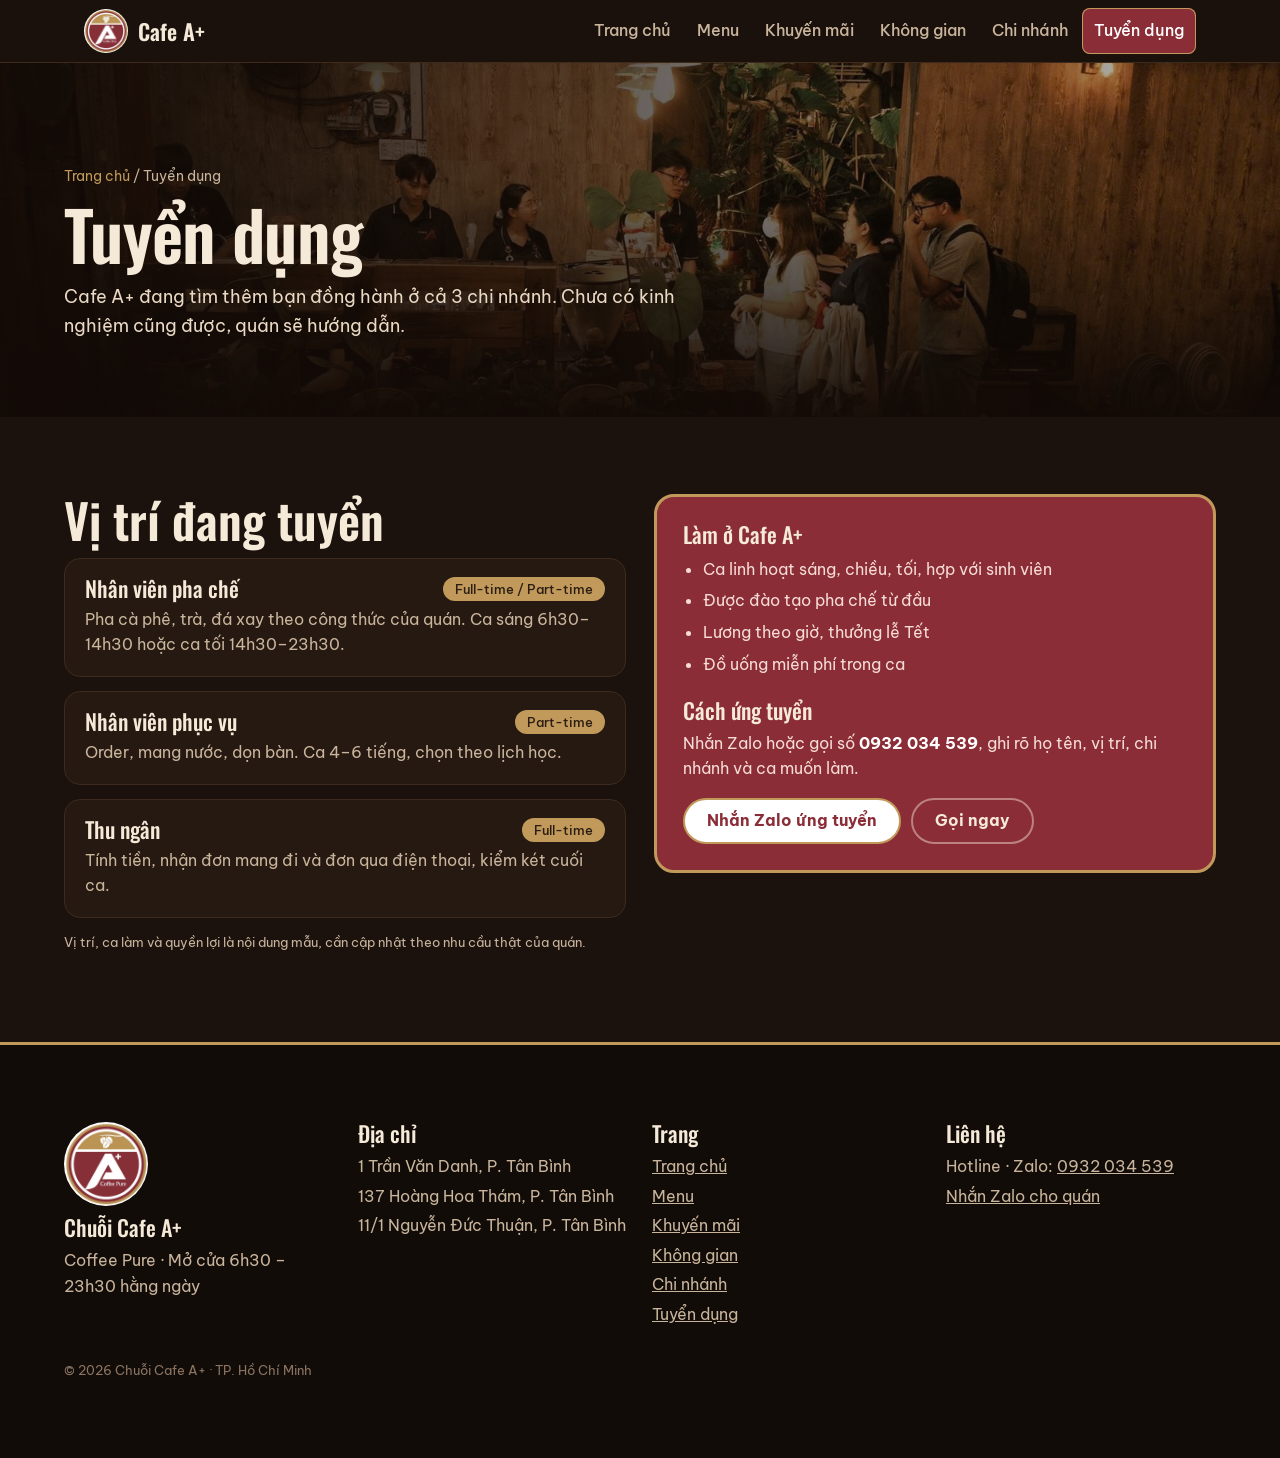
<file: tuyen-dung.html>
<!DOCTYPE html>
<html lang="vi">
<head>
<meta charset="utf-8">
<meta name="viewport" content="width=device-width, initial-scale=1">
<title>Tuyển dụng Cafe A+</title>
<meta name="description" content="Cafe A+ tuyển nhân viên pha chế, phục vụ, thu ngân tại 3 chi nhánh Phường Tân Bình. Ứng tuyển qua Zalo 0932 034 539.">
<link rel="icon" href="images/logo.png">
<link rel="preconnect" href="https://fonts.googleapis.com">
<link rel="preconnect" href="https://fonts.gstatic.com" crossorigin>
<link href="https://fonts.googleapis.com/css2?family=Oswald:wght@500;600&family=Be+Vietnam+Pro:wght@400;500;700&display=swap&subset=vietnamese" rel="stylesheet">
<link rel="stylesheet" href="css/style.css">

</head>
<body data-page="tuyen-dung.html">
<nav id="nav"></nav>
<header class="band phead" style="background-image:url(images/quay.jpg);background-position:center">
  <div class="wrap">
    <div class="crumb"><a href="index.html">Trang chủ</a> / Tuyển dụng</div>
    <h1>Tuyển dụng</h1>
    <p>Cafe A+ đang tìm thêm bạn đồng hành ở cả 3 chi nhánh. Chưa có kinh nghiệm cũng được, quán sẽ hướng dẫn.</p>
  </div>
</header>
<section class="band">
  <div class="wrap jobs">
    <div>
      <h2>Vị trí đang tuyển</h2>
      <div id="jobList"></div>
      <p class="note">Vị trí, ca làm và quyền lợi là nội dung mẫu, cần cập nhật theo nhu cầu thật của quán.</p>
    </div>
    <div class="perks">
      <h3>Làm ở Cafe A+</h3>
      <ul>
        <li>Ca linh hoạt sáng, chiều, tối, hợp với sinh viên</li>
        <li>Được đào tạo pha chế từ đầu</li>
        <li>Lương theo giờ, thưởng lễ Tết</li>
        <li>Đồ uống miễn phí trong ca</li>
      </ul>
      <h3>Cách ứng tuyển</h3>
      <p style="color:#f6dcd6;margin:8px 0 16px">Nhắn Zalo hoặc gọi số <b style="color:#fff;white-space:nowrap">0932 034 539</b>, ghi rõ họ tên, vị trí, chi nhánh và ca muốn làm.</p>
      <div class="btns" style="margin-top:0">
        <a class="btn pri" style="background:#fff;color:var(--mar)" href="https://zalo.me/0932034539">Nhắn Zalo ứng tuyển</a>
        <a class="btn ghost" href="tel:0932034539">Gọi ngay</a>
      </div>
    </div>
  </div>
</section>
<footer id="footer" class="band"></footer>
<script src="js/site.js"></script>
</body>
</html>
</file>
<file: css/style.css>
/* VOICE warm neighbourhood café at night: old-Saigon wood, tin, plants, bulbs
   IDEA the shop's own signage and logo badge: maroon field, gold rim, white letters, lit by Edison bulbs
   PICTURE the real garden photo full-bleed with a string of glowing bulbs across it
   COLOUR dark wood ground, logo maroon dominant band, logo gold support, ochre wall as accent
   TYPE Oswald (condensed like the "Tiệm Cà Phê" sign) + Be Vietnam Pro
   LAYOUT photo hero with logo and title in its lower-left corner, maroon fact band, then alternating photo/text sections */
:root{color-scheme:dark;
--bg:#1b120d;--panel:#261911;--line:#3d2a1d;
--ink:#f5e9d8;--soft:#c9b49c;
--mar:#8b2d37;--mar2:#6f2029;--gold:#c19a5b;--och:#e08a3c}
*{box-sizing:border-box;min-width:0}
html{scroll-behavior:smooth;scroll-padding-top:72px}
body{margin:0;background:var(--bg);color:var(--ink);font:16px/1.6 "Be Vietnam Pro",system-ui,sans-serif;overflow-x:clip}
img{max-width:100%;display:block}
h1,h2,h3{font-family:Oswald,"Be Vietnam Pro",sans-serif;line-height:1.08;margin:0;text-wrap:balance;font-weight:600}
h1{font-size:clamp(44px,7vw,84px);letter-spacing:-.01em}
h2{font-size:clamp(32px,4vw,48px);margin-bottom:12px}
h3{font-size:22px;font-weight:500}
a{color:inherit}
.band{padding-block:clamp(40px,6vw,84px);padding-inline:max(5vw,16px)}
.wrap{max-width:1240px;margin:0 auto}
.lead{color:var(--soft);max-width:62ch;margin:0 0 28px;font-size:17px}
.note{font-size:13px;color:var(--soft);margin-top:14px}
.gold{color:var(--gold)}
nav{position:sticky;top:0;z-index:5;background:rgba(27,18,13,.92);backdrop-filter:blur(8px);border-bottom:1px solid var(--line)}
nav .wrap{display:flex;align-items:center;gap:16px;padding:8px max(5vw,16px);flex-wrap:wrap}
.logo{display:flex;align-items:center;gap:10px;text-decoration:none;font:600 22px/1 Oswald,sans-serif}
.logo img{width:44px;height:44px}
.links{display:flex;gap:2px;margin-left:auto;overflow-x:auto}
.links a{text-decoration:none;padding:10px 12px;border-radius:8px;white-space:nowrap;font-weight:500;color:var(--soft)}
.links a:hover,.links a:focus-visible{color:var(--ink);background:var(--panel);outline:none}
.hero{position:relative;min-height:min(86svh,760px);display:grid;align-items:end;padding-top:120px;background:#120c08 url(../images/san.jpg) center 40%/cover no-repeat}
.hero::before{content:"";position:absolute;inset:0;background:linear-gradient(90deg,rgba(18,10,6,.9) 0%,rgba(18,10,6,.55) 45%,rgba(18,10,6,.1) 75%),linear-gradient(0deg,rgba(18,10,6,.95) 0%,rgba(18,10,6,0) 45%)}
.hero .wrap{position:relative;width:100%}
.badge{width:clamp(96px,11vw,132px);height:auto;margin-bottom:18px;filter:drop-shadow(0 6px 18px rgba(0,0,0,.5))}
.hero p{font-size:clamp(17px,1.6vw,20px);color:#ead9c4;max-width:40ch;margin:16px 0 0}
.bulbs{position:absolute;top:0;left:0;width:100%;height:150px;pointer-events:none}
.glow{animation:glow 3.2s ease-in-out infinite alternate}
.glow:nth-of-type(2n){animation-delay:-1.4s}
@keyframes glow{from{opacity:.55}to{opacity:1}}
.btns{display:flex;flex-wrap:wrap;gap:10px;margin-top:26px}
.btn{display:inline-flex;align-items:center;justify-content:center;gap:8px;min-height:46px;padding:0 22px;border-radius:999px;font-weight:700;text-decoration:none;border:2px solid transparent;white-space:nowrap}
.btn.pri{background:var(--mar);color:#fff;border-color:var(--gold)}
.btn.pri:hover{background:var(--mar2)}
.btn.ghost{border-color:rgba(245,233,216,.45);color:var(--ink)}
.btn:focus-visible{outline:3px solid var(--och);outline-offset:2px}
.facts{background:var(--mar);border-block:3px solid var(--gold)}
.facts .wrap{display:grid;grid-template-columns:repeat(auto-fit,minmax(min(100%,240px),1fr));gap:18px 32px;padding:22px max(5vw,16px)}
.fact{display:flex;gap:14px;align-items:center}
.fact svg{flex:none;width:30px;height:30px;color:var(--gold)}
.fact strong{display:block;font:500 22px/1.2 Oswald,sans-serif;white-space:nowrap}
.fact span{color:#f0cfc9;font-size:14px}
.split{display:grid;grid-template-columns:minmax(0,1fr) minmax(0,1.15fr);gap:clamp(24px,4vw,56px);align-items:center}
.photo{border-radius:18px;overflow:hidden;border:3px solid var(--gold);box-shadow:0 18px 40px rgba(0,0,0,.45)}
.photo img{width:100%;height:100%;object-fit:cover;aspect-ratio:16/10}
.points{display:grid;grid-template-columns:repeat(2,minmax(0,1fr));gap:14px;margin-top:8px}
.points div{background:var(--panel);border:1px solid var(--line);border-radius:14px;padding:16px}
.points h3{font-size:19px;color:var(--gold);margin-bottom:4px}
.points p{margin:0;color:var(--soft);font-size:15px}
.new{background:linear-gradient(180deg,#f6ead8,#efdec4);color:#2b1d12}
.new .lead{color:#5d4632}
.new h2{color:var(--mar)}
.new .split{grid-template-columns:minmax(0,.8fr) minmax(0,1fr)}
.poster{border-radius:18px;overflow:hidden;box-shadow:0 18px 40px rgba(60,30,10,.25);max-width:440px}
.drinks{display:grid;grid-template-columns:repeat(2,minmax(0,1fr));gap:14px}
.drink{background:#fffaf2;border-radius:16px;padding:18px;border:1px solid #e2cba9;display:flex;flex-direction:column;gap:10px}
.drink i{width:44px;height:44px;border-radius:50%;border:3px solid #fff;box-shadow:0 0 0 2px #e2cba9}
.drink h3{font-size:21px;color:#2b1d12}
.drink b{font:600 20px Oswald,sans-serif;color:var(--mar);white-space:nowrap}
.kraft{background:#c8a77d;background-image:radial-gradient(rgba(90,60,30,.10) 1px,transparent 1.4px),radial-gradient(rgba(255,240,210,.12) 1px,transparent 1.4px);background-size:7px 7px,11px 11px;color:#2c3a2a}
.kraft h2{color:#2f4a33}
.kraft .lead,.kraft .note{color:#4b3a26}
.menu{columns:3 300px;column-gap:24px}
.cat{break-inside:avoid;margin-bottom:24px;background:rgba(255,248,234,.35);border-radius:16px;padding:18px 20px;border:1px solid rgba(70,50,25,.25)}
.cat.isnew{background:#2f4a33;color:#f3ead7;border-color:#2f4a33}
.cat h3{display:flex;justify-content:space-between;align-items:baseline;gap:10px;color:#2f4a33;font-size:24px;margin-bottom:6px;padding-bottom:6px;border-bottom:2px solid rgba(47,74,51,.35)}
.cat h3 span{font:500 12px "Be Vietnam Pro",sans-serif;color:#5a4630;white-space:nowrap}
.cat.isnew h3{color:#f3d58e;border-color:rgba(243,213,142,.4)}
.cat.isnew h3 span{color:#f3d58e}
.cat ul{list-style:none;margin:0;padding:0}
.cat li{display:flex;align-items:baseline;gap:8px;padding:6px 0;font-weight:500}
.cat li em{flex:1;border-bottom:2px dotted rgba(70,50,25,.35);transform:translateY(-4px)}
.cat.isnew li em{border-color:rgba(243,234,215,.35)}
.cat li b{white-space:nowrap;font:600 18px Oswald,sans-serif;color:#2f4a33}
.cat.isnew li b{color:#f3d58e}
.cat li small{display:inline-block;margin-left:4px;font-size:11px;font-weight:700;background:var(--mar);color:#fff;border-radius:999px;padding:1px 8px;vertical-align:2px;white-space:nowrap}
.kraft .btn.out{border-color:#2f4a33;color:#2f4a33}
.newshead{display:flex;flex-wrap:wrap;justify-content:space-between;align-items:end;gap:18px;margin-bottom:28px}
.filters{display:flex;flex-wrap:wrap;gap:8px}
.filters button{min-height:44px;padding:0 18px;border-radius:999px;border:1px solid var(--line);background:var(--panel);color:var(--soft);font:500 15px "Be Vietnam Pro",sans-serif;cursor:pointer}
.filters button[aria-pressed=true]{background:var(--mar);border-color:var(--gold);color:#fff}
.filters button:focus-visible{outline:3px solid var(--och);outline-offset:2px}
.posts{display:grid;grid-template-columns:repeat(auto-fill,minmax(min(100%,300px),1fr));gap:20px}
.post{display:flex;flex-direction:column;background:var(--panel);border:1px solid var(--line);border-radius:18px;overflow:hidden;cursor:pointer;text-align:left;color:inherit;font:inherit;padding:0;transition:transform .2s,border-color .2s}
.post:hover,.post:focus-visible{border-color:var(--gold);transform:translateY(-3px);outline:none}
.post .pic{position:relative;aspect-ratio:16/10;background:#120c08}
.post .pic img{width:100%;height:100%;object-fit:cover}
.tag{position:absolute;left:12px;top:12px;font-size:13px;font-weight:700;padding:4px 12px;border-radius:999px;background:var(--mar);color:#fff;border:1px solid var(--gold)}
.tag.su-kien{background:#2f4a33;border-color:#8fb08f}
.tag.mon-moi{background:var(--gold);color:#2b1d12;border-color:#fff3d6}
.post .txt{padding:16px 18px 18px;display:flex;flex-direction:column;gap:6px;flex:1}
.post h3{font-size:22px}
.post p{margin:0;color:var(--soft);font-size:15px}
.meta{font-size:13px;color:var(--soft);display:flex;flex-wrap:wrap;gap:4px 12px}
.until{font-size:13px;font-weight:700;color:var(--och);margin-top:auto;padding-top:6px}
.until.off{color:#8c7563}
.empty{grid-column:1/-1;padding:28px;border:1px dashed var(--line);border-radius:16px;color:var(--soft);text-align:center}
.ov{position:fixed;inset:0;z-index:20;background:rgba(10,6,4,.78);display:grid;place-items:center;padding:16px}
.ov[hidden]{display:none}
.modal{position:relative;width:min(720px,100%);max-height:calc(100% - 16px);overflow:auto;background:var(--panel);border:2px solid var(--gold);border-radius:20px}
.modal img{width:100%;max-height:420px;object-fit:cover}
.modal .in{padding:22px 24px 26px}
.modal h3{font-size:clamp(26px,3vw,34px);margin:8px 0}
.modal p{color:var(--ink);margin:10px 0}
.x{position:absolute;right:10px;top:10px;width:44px;height:44px;border-radius:50%;border:1px solid var(--gold);background:rgba(27,18,13,.85);color:#fff;font-size:26px;line-height:1;cursor:pointer;z-index:1}
.tour{display:grid;grid-template-columns:minmax(0,1fr) minmax(0,2fr) minmax(0,1fr);grid-template-rows:repeat(2,clamp(180px,22vw,280px));gap:16px}
.g{position:relative;padding:0;border:1px solid var(--line);border-radius:18px;overflow:hidden;cursor:zoom-in;background:#120c08;color:var(--ink);font:inherit}
.g.tall{grid-row:span 2}
.g img{width:100%;height:100%;object-fit:cover;transition:transform .5s}
.g:hover img,.g:focus-visible img{transform:scale(1.04)}
.g:focus-visible{outline:3px solid var(--och);outline-offset:2px}
.g span{position:absolute;left:0;right:0;bottom:0;padding:40px 16px 12px;background:linear-gradient(0deg,rgba(18,10,6,.9),transparent);font-weight:700;text-align:left}
.lb{position:fixed;inset:0;z-index:20;background:rgba(10,6,4,.92);display:grid;grid-template-rows:minmax(0,1fr) auto;place-items:center;padding:56px 16px 16px;gap:12px}
.lb[hidden]{display:none}
.lb img{max-width:100%;max-height:100%;object-fit:contain;border-radius:12px}
.lb p{margin:0;font-weight:700}
.lb .nav{display:flex;gap:10px;align-items:center}
.lb .nav button{width:46px;height:46px;border-radius:50%;border:1px solid var(--gold);background:var(--panel);color:#fff;font-size:22px;cursor:pointer}
.branches{background:var(--panel);border-block:1px solid var(--line)}
.blist{display:grid;grid-template-columns:repeat(auto-fit,minmax(min(100%,280px),1fr));gap:20px}
.br{background:var(--bg);border:1px solid var(--line);border-radius:18px;padding:22px;display:flex;flex-direction:column;gap:8px;position:relative;overflow:hidden}
.br::before{content:"";position:absolute;inset:0 0 auto 0;height:6px;background:linear-gradient(90deg,var(--mar) 0 70%,var(--gold) 70%)}
.br .num{font:600 46px/1 Oswald,sans-serif;color:var(--gold);margin-top:6px}
.br p{margin:0;color:var(--soft)}
.br .row{display:flex;flex-wrap:wrap;gap:8px;margin-top:auto;padding-top:10px}
.br .btn{min-height:44px;font-size:15px;padding:0 16px}
.br .btn.out{border-color:var(--line);color:var(--ink)}
.jobs{display:grid;grid-template-columns:minmax(0,1fr) minmax(0,1fr);gap:28px;align-items:start}
.job{background:var(--panel);border:1px solid var(--line);border-radius:16px;padding:18px 20px;margin-bottom:14px}
.job h3{display:flex;justify-content:space-between;gap:12px;flex-wrap:wrap}
.job h3 span{font:500 13px "Be Vietnam Pro",sans-serif;color:#2b1d12;background:var(--gold);border-radius:999px;padding:4px 12px;white-space:nowrap;align-self:center}
.job p{margin:6px 0 0;color:var(--soft)}
.perks{background:var(--mar);border:3px solid var(--gold);border-radius:20px;padding:26px}
.perks ul{margin:10px 0 22px;padding-left:20px;color:#f6dcd6}
.perks li{margin:6px 0}
footer{background:#120c08;color:var(--soft);border-top:3px solid var(--gold)}
footer .wrap{display:grid;grid-template-columns:repeat(auto-fit,minmax(min(100%,220px),1fr));gap:24px}
footer img{width:84px;margin-bottom:10px}
footer h3{color:var(--ink);margin-bottom:8px}
footer p{margin:4px 0}
footer small{display:block;margin-top:28px;color:#8c7563}
@media(max-width:760px){.tour{grid-template-columns:repeat(2,minmax(0,1fr));grid-template-rows:repeat(3,clamp(150px,40vw,230px))}.split,.new .split,.jobs{grid-template-columns:1fr}.links{margin-left:0;width:100%}.poster{margin:0 auto}.hero::before{background:linear-gradient(0deg,rgba(18,10,6,.95) 0%,rgba(18,10,6,.55) 60%,rgba(18,10,6,.25) 100%)}}
@media(max-width:460px){.points,.drinks{grid-template-columns:1fr}}
@media(prefers-reduced-motion:reduce){html{scroll-behavior:auto}.glow{animation:none}}
/* multi-page additions */
.links a[aria-current=page]{color:#fff;background:var(--mar);box-shadow:inset 0 0 0 1px var(--gold)}
.phead{position:relative;padding-top:clamp(56px,8vw,110px);background:#120c08 center/cover no-repeat}
.phead::before{content:"";position:absolute;inset:0;background:linear-gradient(90deg,rgba(18,10,6,.92) 0%,rgba(18,10,6,.6) 55%,rgba(18,10,6,.25) 100%),linear-gradient(0deg,rgba(18,10,6,.9),rgba(18,10,6,0) 60%)}
.phead .wrap{position:relative}
.phead h1{font-size:clamp(40px,6vw,68px)}
.phead p{color:#ead9c4;max-width:52ch;margin:12px 0 0;font-size:18px}
.crumb{font-size:14px;color:var(--soft);margin-bottom:10px}
.crumb a{color:var(--gold);text-decoration:none}
.sechead{display:flex;flex-wrap:wrap;justify-content:space-between;align-items:end;gap:14px;margin-bottom:24px}
.sechead h2{margin:0}
.more{color:var(--gold);font-weight:700;text-decoration:none;white-space:nowrap;display:inline-flex;align-items:center;min-height:44px}
.more:hover{text-decoration:underline}
.cta{background:var(--mar);border-block:3px solid var(--gold);text-align:left}
.cta .wrap{display:flex;flex-wrap:wrap;justify-content:space-between;align-items:center;gap:20px}
.cta h2{margin:0}
.cta .btn.pri{background:#fff;color:var(--mar)}
.hours{display:grid;grid-template-columns:repeat(auto-fit,minmax(min(100%,220px),1fr));gap:16px;margin-top:28px}
.hours div{background:var(--bg);border:1px solid var(--line);border-radius:14px;padding:16px}
.hours b{display:block;font:500 22px Oswald,sans-serif;color:var(--gold)}
.hours span{color:var(--soft);font-size:15px}
/* mobile polish */
.logo img,.badge,footer img{border-radius:50%}
.links a{flex:none}
.poster{width:100%}
.mtoggle{display:none;margin-left:auto;align-items:center;gap:8px;min-height:44px;padding:0 14px;border-radius:10px;border:1px solid var(--gold);background:var(--panel);color:var(--ink);font:600 15px "Be Vietnam Pro",sans-serif;cursor:pointer}
.mtoggle svg{width:20px;height:20px}
.mbar{display:none}
@media(max-width:760px){
 nav .wrap{flex-wrap:nowrap;justify-content:space-between}
 .mtoggle{display:inline-flex}
 .links{display:none;position:absolute;left:0;right:0;top:100%;flex-direction:column;gap:0;margin:0;width:auto;padding:8px max(5vw,16px) 14px;background:#1b120d;border-bottom:2px solid var(--gold);box-shadow:0 18px 30px rgba(0,0,0,.45)}
 nav.open .links{display:flex}
 .links a{padding:14px 12px;font-size:17px;border-bottom:1px solid var(--line);border-radius:0}
 .links a:last-child{border-bottom:0}
 .links a[aria-current=page]{border-radius:10px}
 .hero{min-height:78svh;padding-top:150px}
 .badge{width:84px}
 .phead p{font-size:16px}
 .drinks{grid-template-columns:repeat(2,minmax(0,1fr))!important;gap:10px}
 .drink{padding:14px;gap:6px}
 .drink i{width:32px;height:32px}
 .drink h3{font-size:17px}
 .drink b{font-size:17px}
 .facts .wrap{gap:14px}
 .cat{padding:16px}
 .cta .btns{width:100%}
 .mbar{display:grid;grid-template-columns:repeat(3,minmax(0,1fr));position:fixed;left:0;right:0;bottom:0;z-index:15;background:#120c08;border-top:2px solid var(--gold);padding:8px 8px calc(8px + env(safe-area-inset-bottom,0px));gap:8px}
 .mbar a{display:flex;flex-direction:column;align-items:center;justify-content:center;gap:2px;min-height:52px;border-radius:12px;text-decoration:none;font-size:13px;font-weight:700;color:var(--ink);background:var(--panel)}
 .mbar a:first-child{background:var(--mar);color:#fff}
 .mbar svg{width:20px;height:20px}
 body{padding-bottom:76px}
}
@media(max-width:460px){.drinks{grid-template-columns:repeat(2,minmax(0,1fr))}}
</file>
